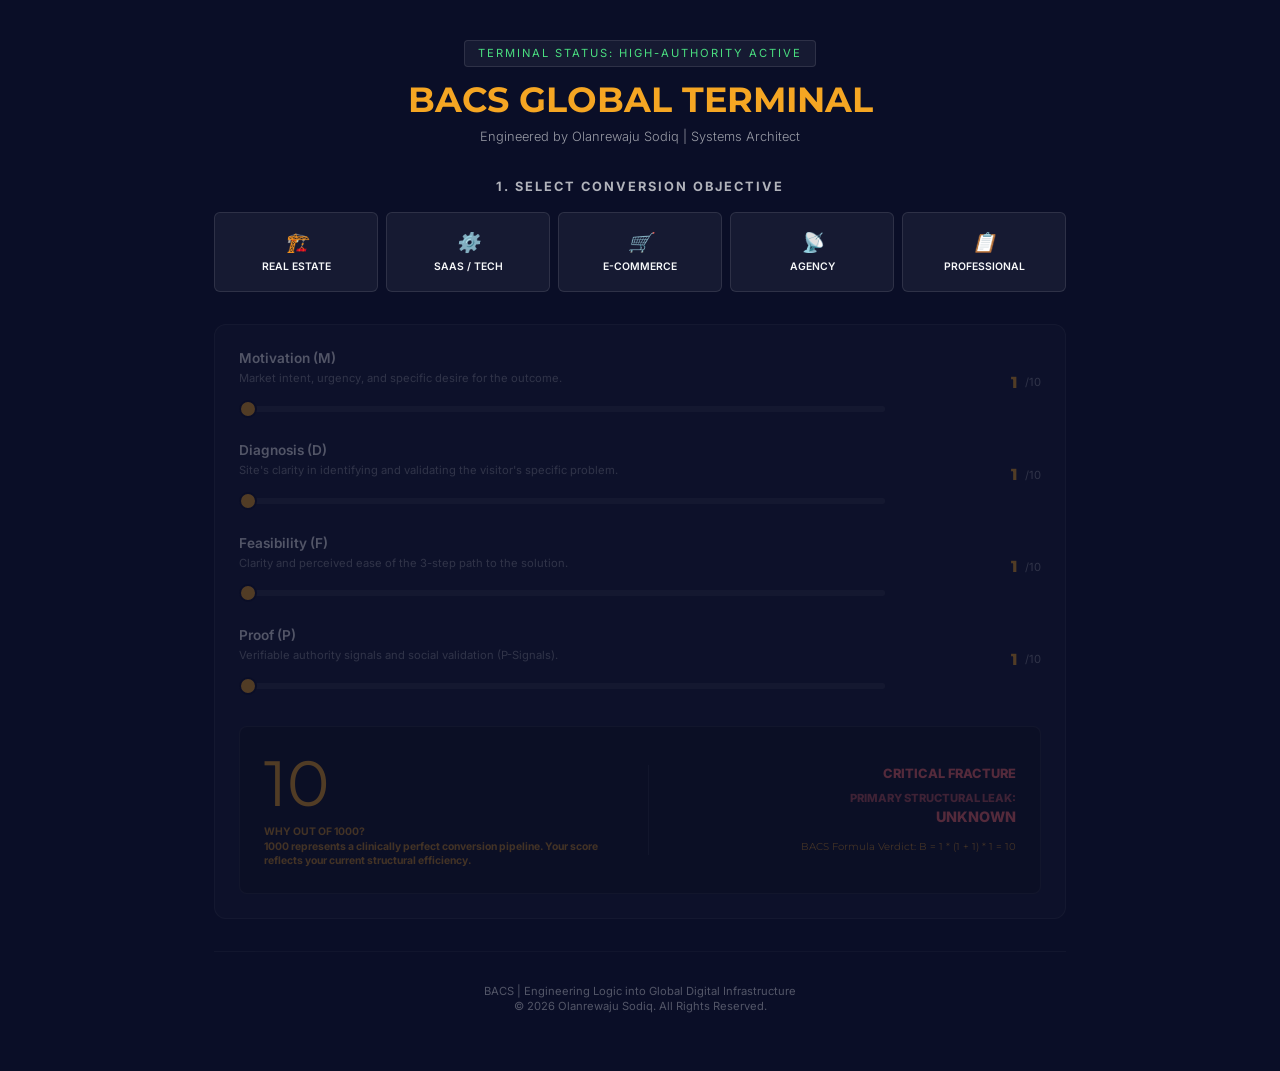
<file: index.html>
<!DOCTYPE html>
<html lang="en">
<head>
    <meta charset="UTF-8">
    <meta name="viewport" content="width=device-width, initial-scale=1.0">
    <title>BACS | Global Conversion Logic Terminal</title>
    <link href="https://fonts.googleapis.com/css2?family=Inter:wght@300;400;600&family=Montserrat:wght@700;800&display=swap" rel="stylesheet">
    <style>
        :root {
            --navy: #0A0E27;
            --gold: #F5A623;
            --white: #F8F9FA;
            --glass: rgba(255, 255, 255, 0.05);
            --border: rgba(255, 255, 255, 0.1);
        }

        * { margin: 0; padding: 0; box-sizing: border-box; }

        body {
            background-color: var(--navy);
            color: var(--white);
            font-family: 'Inter', sans-serif;
            line-height: 1.4;
            overflow-x: hidden;
            display: flex;
            justify-content: center;
        }

        .terminal-container {
            width: 100%;
            max-width: 900px;
            padding: 1.5rem;
            animation: fadeIn 0.8s ease-out;
        }

        @keyframes fadeIn {
            from { opacity: 0; transform: translateY(10px); }
            to { opacity: 1; transform: translateY(0); }
        }

        header { text-align: center; padding: 1rem 0; margin-bottom: 1rem; }
        .status-bar {
            display: inline-block;
            padding: 0.3rem 0.8rem;
            background: var(--glass);
            border: 1px solid var(--border);
            border-radius: 4px;
            font-size: 0.7rem;
            text-transform: uppercase;
            letter-spacing: 2px;
            color: #4ade80;
            margin-bottom: 0.5rem;
        }
        h1 { font-family: 'Montserrat', sans-serif; font-size: 2.2rem; color: var(--gold); text-transform: uppercase; margin-bottom: 0.2rem; }
        .architect { font-size: 0.8rem; opacity: 0.6; font-weight: 300; }

        /* Step 1: Niche Selector */
        .niche-section { margin-bottom: 2rem; text-align: center; }
        .niche-grid { display: grid; grid-template-columns: repeat(5, 1fr); gap: 0.5rem; margin-top: 1rem; }
        .niche-btn {
            background: var(--glass); border: 1px solid var(--border); padding: 1rem 0.5rem; border-radius: 6px;
            cursor: pointer; transition: all 0.3s ease; font-size: 0.65rem; font-weight: 600; color: var(--white); text-transform: uppercase;
        }
        .niche-btn.active { border-color: var(--gold); background: rgba(245, 166, 35, 0.2); box-shadow: 0 0 15px rgba(245, 166, 35, 0.3); }
        .niche-btn i { display: block; font-size: 1.2rem; margin-bottom: 0.3rem; }

        /* Step 2: The Audit */
        .audit-section {
            background: var(--glass); border: 1px solid var(--border); padding: 1.5rem; border-radius: 12px; margin-bottom: 1.5rem;
            opacity: 0.3; pointer-events: none; transition: 0.5s;
        }
        .audit-section.active { opacity: 1; pointer-events: auto; }

        .slider-row { display: grid; grid-template-columns: 1fr 140px; gap: 1rem; margin-bottom: 1.5rem; align-items: center; }
        .slider-label { display: block; font-size: 0.85rem; font-weight: 600; margin-bottom: 0.2rem; }
        .slider-desc { font-size: 0.7rem; opacity: 0.5; display: block; margin-bottom: 0.5rem; }
        .slider-controls { display: flex; align-items: center; gap: 8px; justify-content: flex-end; }
        .slider-value { width: 40px; text-align: right; font-family: 'Montserrat', sans-serif; color: var(--gold); font-weight: 800; }

        input[type="range"] { width: 100%; height: 6px; background: var(--border); border-radius: 5px; appearance: none; outline: none; }
        input[type="range"]::-webkit-slider-thumb {
            appearance: none; width: 18px; height: 18px; background: var(--gold); border-radius: 50%; cursor: pointer; border: 2px solid var(--navy);
        }

        /* Score Display */
        .results-wrapper {
            background: rgba(0,0,0,0.3); border-radius: 8px; border: 1px solid var(--border); padding: 1.5rem;
            display: grid; grid-template-columns: 1fr 1fr; gap: 1rem; align-items: center;
        }
        #total-score { font-family: 'Montserrat', sans-serif; font-size: 4rem; line-height: 1; color: var(--gold); }
        .score-info { font-size: 0.65rem; font-weight: 700; color: var(--gold); margin-top: 10px; opacity: 0.8; }
        
        .diagnostics-display { text-align: right; border-left: 1px solid var(--border); padding-left: 1rem; }
        .verdict-tag { font-weight: 800; font-size: 0.8rem; text-transform: uppercase; color: #ff6b6b; margin-bottom: 0.5rem; }
        .leak-label { font-size: 0.7rem; color: var(--white); opacity: 0.7; }
        #primary-leak { color: var(--gold); font-weight: 700; text-transform: uppercase; font-size: 0.8rem; }
        .formula-math { font-family: 'Montserrat', sans-serif; font-size: 0.65rem; color: var(--gold); margin-top: 0.8rem; opacity: 0.8; }

        /* Step 3: Community (Benefit Table) */
        .community-section {
            display: none; background: rgba(245, 166, 35, 0.05); border: 1px solid var(--gold); padding: 2rem; border-radius: 12px; margin-top: 1.5rem;
        }
        .community-section h3 { font-family: 'Montserrat', sans-serif; font-size: 1rem; margin-bottom: 1.5rem; color: var(--gold); text-align: center; }

        .benefit-table { width: 100%; border-collapse: collapse; margin-bottom: 2rem; font-size: 0.8rem; }
        .benefit-table td { padding: 1rem; border-bottom: 1px solid var(--border); vertical-align: middle; }
        .benefit-table td:first-child { width: 40px; font-size: 1.2rem; }
        .benefit-title { font-weight: 700; color: var(--gold); margin-bottom: 0.2rem; display: block; }
        .benefit-desc { opacity: 0.7; font-size: 0.75rem; line-height: 1.3; }

        .btn {
            display: block; width: 100%; max-width: 400px; margin: 0 auto; padding: 1.2rem;
            border-radius: 4px; text-decoration: none; font-weight: 700; text-transform: uppercase;
            font-size: 0.85rem; letter-spacing: 1px; transition: 0.3s; text-align: center;
        }
        .btn-gold { background: var(--gold); color: var(--navy); }
        .btn-gold:hover { background: white; transform: scale(1.02); }

        /* Step 4: Repair Protocols (High Ticket) */
        .services-section {
            display: none; margin-top: 4rem; padding-top: 2rem; border-top: 1px solid var(--border); text-align: center;
        }
        .service-card {
            background: var(--glass); border: 1px solid var(--border); padding: 2rem; border-radius: 8px; margin-bottom: 2rem; text-align: left; transition: 0.3s;
        }
        .service-card:hover { border-color: var(--gold); }
        .service-card h4 { font-family: 'Montserrat', sans-serif; color: var(--gold); font-size: 1rem; margin-bottom: 0.5rem; }
        .service-card p { font-size: 0.85rem; opacity: 0.7; margin-bottom: 1.5rem; }
        .btn-outline { border: 1px solid var(--border); color: var(--white); background: transparent; }

        #niche-reminder { color: #ff6b6b; font-size: 0.75rem; font-weight: 700; text-transform: uppercase; margin-top: 0.5rem; display: none; }

        @media (max-width: 700px) {
            .results-wrapper { grid-template-columns: 1fr; text-align: center; }
            .diagnostics-display { text-align: center; border-left: none; border-top: 1px solid var(--border); padding-left: 0; padding-top: 1rem; }
            .niche-grid { grid-template-columns: repeat(3, 1fr); }
        }
    </style>
</head>
<body>

<div class="terminal-container">
    <header>
        <div class="status-bar">Terminal Status: High-Authority Active</div>
        <h1>BACS Global Terminal</h1>
        <div class="architect">Engineered by Olanrewaju Sodiq | Systems Architect</div>
    </header>

    <section class="niche-section">
        <h2 style="font-size: 0.8rem; text-transform: uppercase; letter-spacing: 2px; opacity: 0.7;">1. Select Conversion objective</h2>
        <div class="niche-grid">
            <div class="niche-btn" onclick="activateAudit(this, 'Real Estate')"><i>🏗️</i>Real Estate</div>
            <div class="niche-btn" onclick="activateAudit(this, 'SaaS')"><i>⚙️</i>SaaS / Tech</div>
            <div class="niche-btn" onclick="activateAudit(this, 'E-Commerce')"><i>🛒</i>E-Commerce</div>
            <div class="niche-btn" onclick="activateAudit(this, 'Agency')"><i>📡</i>Agency</div>
            <div class="niche-btn" onclick="activateAudit(this, 'Professional')"><i>📋</i>Professional</div>
        </div>
        <div id="niche-reminder">Please select a niche to initialize the diagnostic engine.</div>
    </section>

    <section class="audit-section" id="audit-engine" style="margin-top: 1rem;">
        
        <div class="slider-row">
            <div>
                <label class="slider-label">Motivation (M)</label>
                <span class="slider-desc">Market intent, urgency, and specific desire for the outcome.</span>
                <input type="range" id="m-score" min="1" max="10" value="1" oninput="calculateBACS()">
            </div>
            <div class="slider-controls"><span id="m-val" class="slider-value">1</span><span style="font-size: 0.7rem; opacity: 0.5;">/10</span></div>
        </div>

        <div class="slider-row">
            <div>
                <label class="slider-label">Diagnosis (D)</label>
                <span class="slider-desc">Site's clarity in identifying and validating the visitor's specific problem.</span>
                <input type="range" id="d-score" min="1" max="10" value="1" oninput="calculateBACS()">
            </div>
            <div class="slider-controls"><span id="d-val" class="slider-value">1</span><span style="font-size: 0.7rem; opacity: 0.5;">/10</span></div>
        </div>

        <div class="slider-row">
            <div>
                <label class="slider-label">Feasibility (F)</label>
                <span class="slider-desc">Clarity and perceived ease of the 3-step path to the solution.</span>
                <input type="range" id="f-score" min="1" max="10" value="1" oninput="calculateBACS()">
            </div>
            <div class="slider-controls"><span id="f-val" class="slider-value">1</span><span style="font-size: 0.7rem; opacity: 0.5;">/10</span></div>
        </div>

        <div class="slider-row" style="margin-bottom: 2rem;">
            <div>
                <label class="slider-label">Proof (P)</label>
                <span class="slider-desc">Verifiable authority signals and social validation (P-Signals).</span>
                <input type="range" id="p-score" min="1" max="10" value="1" oninput="calculateBACS()">
            </div>
            <div class="slider-controls"><span id="p-val" class="slider-value">1</span><span style="font-size: 0.7rem; opacity: 0.5;">/10</span></div>
        </div>

        <div class="results-wrapper">
            <div class="score-display">
                <div id="total-score">10</div>
                <div class="score-info">WHY OUT OF 1000? <br> 1000 represents a clinically perfect conversion pipeline. Your score reflects your current structural efficiency.</div>
            </div>
            <div class="diagnostics-display">
                <div id="verdict-tag" class="verdict-tag">CRITICAL FRACTURE</div>
                <div class="leak-label" style="color: #ff6b6b; font-weight: 800;">PRIMARY STRUCTURAL LEAK:</div>
                <div id="primary-leak" style="color: #ff6b6b; font-weight: 800; text-transform: uppercase; font-size: 0.9rem;">UNKNOWN</div>
                <div id="formula-math" class="formula-math">BACS Formula Verdict: B = 1 * (1 + 1) * 1 = 10</div>
            </div>
        </div>
    </section>

    <section class="community-section" id="community-section">
        <h3>DIAGNOSIS COMPLETE: SECURE ARCHIVE ACCESS</h3>
        
        <table class="benefit-table">
            <tr style="background: rgba(255, 255, 255, 0.02);">
                <td style="color: var(--gold); font-weight: 800;">BENEFIT</td>
                <td style="color: var(--gold); font-weight: 800;">BACS CLINICAL VALUE</td>
                <td style="color: #ff6b6b; font-weight: 800; text-align: right;">MARKET COST</td>
            </tr>
            <tr>
                <td>🛡️ <strong>Unlimited Autopsies</strong></td>
                <td class="benefit-desc">Perform surgical diagnostics on any asset at will.</td>
                <td style="text-align: right; opacity: 0.8;">$5,000+</td>
            </tr>
            <tr>
                <td>🎙️ <strong>Forensic Briefings</strong></td>
                <td class="benefit-desc">Custom clinical podcasts for your brand or niche.</td>
                <td style="text-align: right; opacity: 0.8;">$1,500+</td>
            </tr>
            <tr>
                <td>💬 <strong>Interactive Analyst</strong></td>
                <td class="benefit-desc">Direct access to gated BACS interactive triage.</td>
                <td style="text-align: right; opacity: 0.8;">$2,500+</td>
            </tr>
        </table>

        <p style="font-size: 0.75rem; font-weight: 700; color: var(--gold); text-transform: uppercase; margin-bottom: 1.5rem; text-align: center;">
            Upon payment, you will receive an immediate invitation to the gated NotebookLM diagnostic environment.
        </p>

        <a href="https://yoursubstacklink.com" class="btn btn-gold">Join Engineering Circle ($49/mo)</a>
    </section>

    <section class="services-section" id="services-section">
        <h2 style="font-family: 'Montserrat', sans-serif; font-size: 0.8rem; letter-spacing: 3px; color: var(--gold); margin-bottom: 2rem;">REPAIR PROTOCOLS (THE FIX)</h2>
        
        <div class="service-card">
            <h4>Surgical Repair Blueprint</h4>
            <p>Positioned for full-scale conversion engineering. We don't just find the leaks; we build the repair systems. Rebuild your digital infrastructure from the ground up for maximum capital yield.</p>
            <a href="https://yourpaymentlink.com/repair" class="btn btn-outline" style="max-width: 300px; margin: 0;">Initiate Repair ($2,500)</a>
        </div>

        <div class="service-card">
            <h4>Clinical Coordination Call</h4>
            <p>Positioned as a "Tactical Strike." Ideal for isolating and resolving one specific structural fracture in a high-intensity 45-minute session with a Systems Architect.</p>
            <a href="https://yourpaymentlink.com/call" class="btn btn-outline" style="max-width: 300px; margin: 0;">Book Coordination Call ($497)</a>
        </div>
    </section>

    <footer style="text-align: center; padding: 2rem; opacity: 0.3; font-size: 0.7rem; border-top: 1px solid var(--border); margin-top: 2rem;">
        BACS | Engineering Logic into Global Digital Infrastructure<br>
        &copy; 2026 Olanrewaju Sodiq. All Rights Reserved.
    </footer>
</div>

<script>
    let nicheSelected = false;

    function activateAudit(btn, niche) {
        nicheSelected = true;
        document.getElementById('niche-reminder').style.display = 'none';
        document.querySelectorAll('.niche-btn').forEach(b => b.classList.remove('active'));
        btn.classList.add('active');
        document.getElementById('audit-engine').classList.add('active');
    }

    function calculateBACS() {
        if (!nicheSelected) { document.getElementById('niche-reminder').style.display = 'block'; return; }
        const m = parseInt(document.getElementById('m-score').value);
        const d = parseInt(document.getElementById('d-score').value);
        const f = parseInt(document.getElementById('f-score').value);
        const p = parseInt(document.getElementById('p-score').value);

        document.getElementById('m-val').innerText = m;
        document.getElementById('d-val').innerText = d;
        document.getElementById('f-val').innerText = f;
        document.getElementById('p-val').innerText = p;

        const raw = m * (d + f) * p;
        const normalized = Math.round((raw / 2000) * 1000);
        
        document.getElementById('total-score').innerText = raw;
        document.getElementById('formula-math').innerText = "BACS Formula Verdict: B = " + m + " * (" + d + " + " + f + ") * " + p + " = " + raw;

        const tag = document.getElementById('verdict-tag');
        const leakLabel = document.querySelector('.leak-label');
        const leakDisplay = document.getElementById('primary-leak');

        if (normalized < 300) { 
            tag.innerText = "CRITICAL FRACTURE"; 
            tag.style.color = "#ff6b6b";
            leakLabel.style.color = "#ff6b6b";
            leakDisplay.style.color = "#ff6b6b";
        }
        else if (normalized < 700) { 
            tag.innerText = "SUB-OPTIMAL ARCHITECTURE"; 
            tag.style.color = "#f5a623";
            leakLabel.style.color = "#f5a623";
            leakDisplay.style.color = "#f5a623";
        }
        else { 
            tag.innerText = "CLINICAL INTEGRITY"; 
            tag.style.color = "#4ade80";
            leakLabel.style.color = "#4ade80";
            leakDisplay.style.color = "#4ade80";
        }

        const scores = [{name: 'MOTIVATION (M)', val: m}, {name: 'DIAGNOSIS (D)', val: d}, {name: 'FEASIBILITY (F)', val: f}, {name: 'PROOF (P)', val: p}];
        const minVal = Math.min(...scores.map(s => s.val));
        const leak = scores.find(s => s.val === minVal).name;
        leakDisplay.innerText = leak;

        if (m > 1 || d > 1 || f > 1 || p > 1) {
            document.getElementById('community-section').style.display = 'block';
            document.getElementById('services-section').style.display = 'block';
        }
    }
</script>

</body>
</html>
</file>
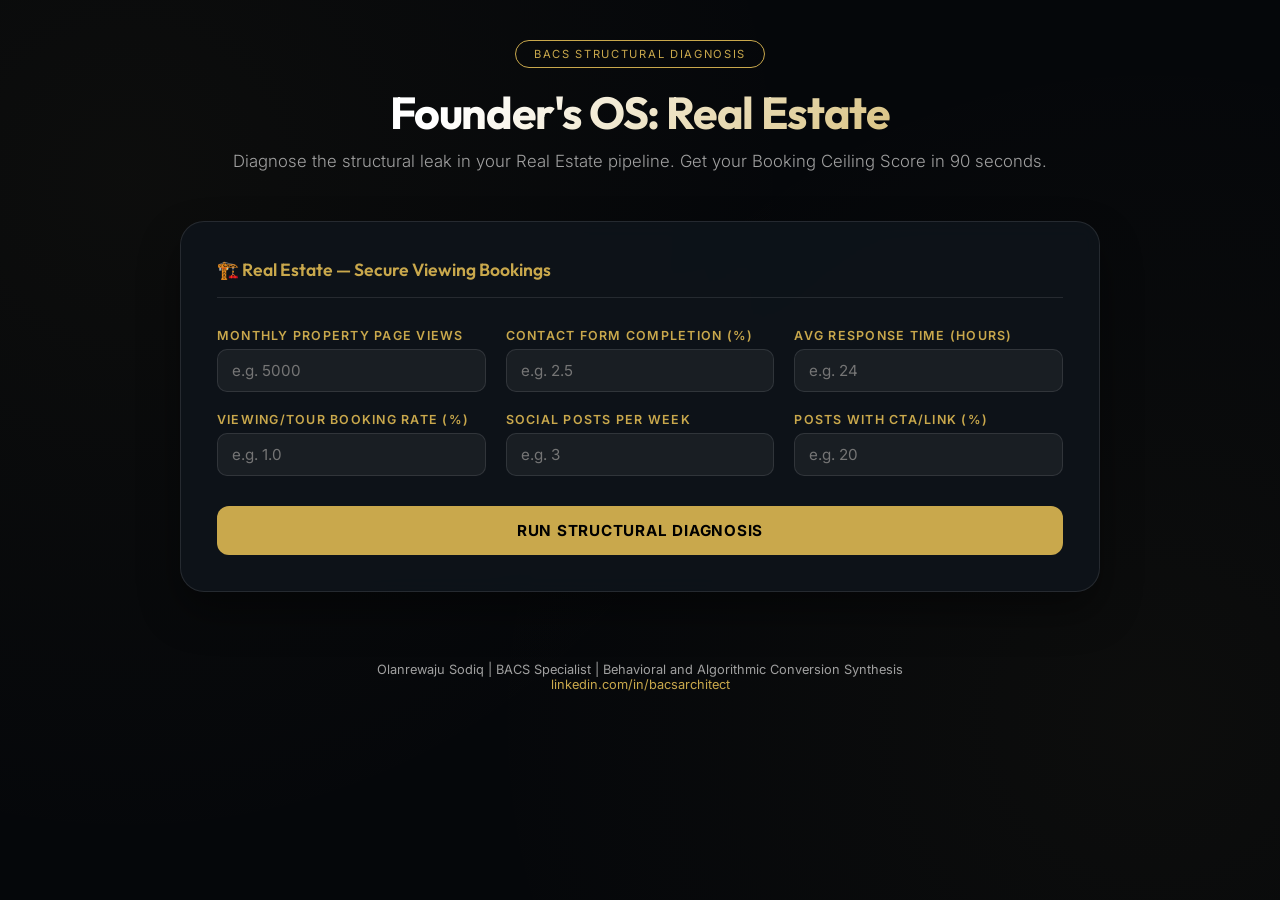
<file: realestate.html>
<!DOCTYPE html>
<html lang="en">
<head>
    <meta charset="UTF-8">
    <meta name="viewport" content="width=device-width, initial-scale=1.0">
    <title>BACS Founder's OS | Luxury Real Estate Diagnosis</title>
    <meta name="description" content="Run a clinical BACS structural diagnosis on your Luxury Real Estate conversion pipeline. Find your Booking Ceiling Score in 90 seconds.">
    <link href="https://fonts.googleapis.com/css2?family=Inter:wght@300;400;500;600;700&family=Outfit:wght@300;500;700&display=swap" rel="stylesheet">
    <link rel="stylesheet" href="../founders_os_v2.css">
</head>
<body data-auto-init="realestate">
<div class="container">
    <header>
        <div class="badge">BACS STRUCTURAL DIAGNOSIS</div>
        <h1>Founder's OS: Real Estate</h1>
        <p class="subtitle">Diagnose the structural leak in your Real Estate pipeline. Get your Booking Ceiling Score in 90 seconds.</p>
    </header>

    <!-- PHASE 2: DATA COLLECTION (dynamic fields initialized by JS) -->
    <div id="phase-data" class="phase">
        <div class="matrix-card">
            <div class="phase-header">
                <button class="back-btn" onclick="goBack()">← Back</button>
                <span class="selected-obj" id="selectedObjLabel"></span>
            </div>
            <div class="input-grid" id="dynamicFields"></div>
            <button class="calculate-btn" onclick="runDiagnosis()">Run Structural Diagnosis</button>
        </div>
    </div>

    <!-- PHASE 3: RESULTS -->
    <div id="phase-results" class="phase">
        <div class="matrix-card">
            <div class="phase-header">
                <button class="back-btn" onclick="goBackToData()">← Adjust Inputs</button>
                <span class="selected-obj" id="resultsObjLabel"></span>
            </div>
            <div class="score-display">
                <div class="score-card" id="card-m"><div class="score-value" id="mScore">0</div><div class="score-label">Motivation (M)</div><div class="status-badge" id="mStatus">—</div></div>
                <div class="score-card" id="card-d"><div class="score-value" id="dScore">0</div><div class="score-label">Diagnosis (D)</div><div class="status-badge" id="dStatus">—</div></div>
                <div class="score-card" id="card-f"><div class="score-value" id="fScore">0</div><div class="score-label">Feasibility (F)</div><div class="status-badge" id="fStatus">—</div></div>
                <div class="score-card" id="card-p"><div class="score-value" id="pScore">0</div><div class="score-label">Proof (P)</div><div class="status-badge" id="pStatus">—</div></div>
            </div>
            <div class="formula-box">
                <div class="formula-text">B = M(D + F) × P</div>
                <div class="formula-result" id="formulaResult">0</div>
                <div class="formula-label">Booking Ceiling Score (out of 1,000)</div>
            </div>
            <div class="analysis-box">
                <h3>Primary Structural Leak</h3>
                <p id="leakAnalysis">—</p>
            </div>
            <div class="analysis-box verdict-box">
                <h3>BACS Formula Verdict</h3>
                <p id="formulaVerdict">—</p>
            </div>
            <div class="cta-section">
                <p class="cta-label">PROPRIETARY BACS OUTPUT</p>
                <p class="cta-sub">The repair blueprint requires a Clinical Coordination Call.</p>
                <a href="https://selar.co/bacsarchitect" class="cta-btn" target="_blank" id="buy-kit-btn">Get Engineering Kit ($49)</a>
                <button class="print-btn" onclick="window.print()">Export Report (PDF)</button>
            </div>
        </div>
    </div>

    <footer>
        <p>Olanrewaju Sodiq | BACS Specialist | Behavioral and Algorithmic Conversion Synthesis</p>
        <a href="https://www.linkedin.com/in/bacsarchitect" target="_blank">linkedin.com/in/bacsarchitect</a>
    </footer>
</div>
<script src="../founders_os_v2.js"></script>
</body>
</html>
</file>
<file: founders_os_v2.css>
:root {
    --bg-deep: #05070a;
    --bg-card: rgba(15, 20, 28, 0.85);
    --bg-hover: rgba(201, 168, 76, 0.08);
    --accent-gold: #c9a84c;
    --accent-gold-glow: rgba(201, 168, 76, 0.3);
    --text-primary: #f0f0f0;
    --text-secondary: #a0a0a0;
    --danger: #ff4d4d;
    --warning: #ffa500;
    --success: #00ff88;
    --border: rgba(255, 255, 255, 0.1);
}

* { margin: 0; padding: 0; box-sizing: border-box; font-family: 'Inter', sans-serif; }

body {
    background-color: var(--bg-deep);
    color: var(--text-primary);
    min-height: 100vh;
    display: flex;
    flex-direction: column;
    align-items: center;
    overflow-x: hidden;
    background-image:
        radial-gradient(circle at 10% 20%, rgba(201, 168, 76, 0.04) 0%, transparent 50%),
        radial-gradient(circle at 90% 80%, rgba(201, 168, 76, 0.04) 0%, transparent 50%);
}

.container { max-width: 960px; width: 95%; padding: 40px 20px; }

header { text-align: center; margin-bottom: 50px; }

.badge {
    display: inline-block;
    padding: 6px 18px;
    border: 1px solid var(--accent-gold);
    border-radius: 20px;
    font-size: 0.7rem;
    letter-spacing: 0.15em;
    color: var(--accent-gold);
    margin-bottom: 16px;
    text-transform: uppercase;
}

h1 {
    font-family: 'Outfit', sans-serif;
    font-size: 2.8rem;
    letter-spacing: -0.03em;
    margin-bottom: 10px;
    background: linear-gradient(135deg, #fff 30%, var(--accent-gold));
    -webkit-background-clip: text;
    -webkit-text-fill-color: transparent;
}

.subtitle { color: var(--text-secondary); font-size: 1.05rem; font-weight: 300; }

/* PHASES */
.phase { display: none; animation: fadeIn 0.5s ease-out; }
.phase.active { display: block; }

@keyframes fadeIn {
    from { opacity: 0; transform: translateY(12px); }
    to { opacity: 1; transform: translateY(0); }
}

/* OBJECTIVE GRID */
.objective-grid {
    display: grid;
    grid-template-columns: repeat(auto-fit, minmax(260px, 1fr));
    gap: 16px;
}

.obj-card {
    background: var(--bg-card);
    backdrop-filter: blur(10px);
    border: 1px solid var(--border);
    border-radius: 16px;
    padding: 28px 24px;
    text-align: left;
    cursor: pointer;
    transition: all 0.3s ease;
    display: flex;
    flex-direction: column;
    gap: 8px;
    color: var(--text-primary);
}

.obj-card:hover {
    border-color: var(--accent-gold);
    background: var(--bg-hover);
    transform: translateY(-3px);
    box-shadow: 0 8px 30px rgba(201, 168, 76, 0.15);
}

.obj-icon { font-size: 2rem; }
.obj-title { font-family: 'Outfit', sans-serif; font-size: 1.15rem; font-weight: 600; }
.obj-desc { font-size: 0.85rem; color: var(--text-secondary); line-height: 1.4; }

/* MATRIX CARD */
.matrix-card {
    background: var(--bg-card);
    backdrop-filter: blur(10px);
    border: 1px solid var(--border);
    border-radius: 24px;
    padding: 36px;
    box-shadow: 0 20px 40px rgba(0,0,0,0.4);
}

.phase-header {
    display: flex;
    align-items: center;
    gap: 16px;
    margin-bottom: 30px;
    padding-bottom: 16px;
    border-bottom: 1px solid var(--border);
}

.back-btn {
    background: transparent;
    border: 1px solid var(--border);
    color: var(--text-secondary);
    padding: 8px 16px;
    border-radius: 8px;
    cursor: pointer;
    font-size: 0.85rem;
    transition: all 0.2s;
}
.back-btn:hover { border-color: var(--accent-gold); color: var(--accent-gold); }

.selected-obj {
    font-family: 'Outfit', sans-serif;
    font-size: 1.1rem;
    font-weight: 600;
    color: var(--accent-gold);
}

/* INPUTS */
.input-grid {
    display: grid;
    grid-template-columns: repeat(auto-fit, minmax(200px, 1fr));
    gap: 20px;
    margin-bottom: 30px;
}

.input-group { display: flex; flex-direction: column; }

.input-group label {
    font-size: 0.78rem;
    color: var(--accent-gold);
    text-transform: uppercase;
    letter-spacing: 0.1em;
    margin-bottom: 6px;
    font-weight: 600;
}

.input-group input, .input-group select {
    background: rgba(255, 255, 255, 0.05);
    border: 1px solid var(--border);
    border-radius: 10px;
    padding: 11px 14px;
    color: #fff;
    font-size: 0.95rem;
    transition: all 0.3s ease;
}

.input-group input:focus, .input-group select:focus {
    outline: none;
    border-color: var(--accent-gold);
    box-shadow: 0 0 12px var(--accent-gold-glow);
}

.input-group select option { background: #111; }

.calculate-btn {
    width: 100%;
    background: var(--accent-gold);
    color: #000;
    border: none;
    border-radius: 12px;
    padding: 15px;
    font-weight: 700;
    font-size: 0.95rem;
    text-transform: uppercase;
    letter-spacing: 0.05em;
    cursor: pointer;
    transition: all 0.3s ease;
}
.calculate-btn:hover {
    transform: translateY(-2px);
    box-shadow: 0 10px 20px rgba(201, 168, 76, 0.3);
}

/* SCORES */
.score-display {
    display: grid;
    grid-template-columns: repeat(2, 1fr);
    gap: 20px;
    margin-bottom: 30px;
}

.score-card {
    background: rgba(255,255,255,0.03);
    border: 1px solid var(--border);
    border-radius: 14px;
    padding: 20px;
    text-align: center;
    transition: border-color 0.4s;
}

.score-value {
    font-size: 2.8rem;
    font-weight: 700;
    font-family: 'Outfit', sans-serif;
    line-height: 1;
    margin-bottom: 4px;
}

.score-label { font-size: 0.8rem; color: var(--text-secondary); text-transform: uppercase; letter-spacing: 0.08em; }

.status-badge {
    display: inline-block;
    padding: 3px 10px;
    border-radius: 20px;
    font-size: 0.7rem;
    font-weight: 700;
    margin-top: 8px;
}

.status-critical { background: rgba(255,77,77,0.2); color: var(--danger); }
.status-warning { background: rgba(255,165,0,0.2); color: var(--warning); }
.status-optimal { background: rgba(0,255,136,0.2); color: var(--success); }

/* DERIVATIONS */
.score-derivation {
    font-size: 0.75rem;
    color: var(--text-secondary);
    line-height: 1.5;
    margin-top: 15px;
    padding-top: 15px;
    border-top: 1px dashed rgba(255,255,255,0.1);
    text-align: left;
}

/* SCORE CONTEXT BLOCK */
.score-context {
    text-align: left;
    padding: 24px;
    border-radius: 16px;
    margin-bottom: 30px;
    background: rgba(255,255,255,0.02);
    border: 1px solid var(--border);
}

.score-context-title {
    font-family: 'Outfit', sans-serif;
    font-size: 1.2rem;
    font-weight: 600;
    margin-bottom: 12px;
}

.score-context-body p {
    font-size: 0.9rem;
    line-height: 1.6;
    color: var(--text-secondary);
    margin-bottom: 12px;
}

.score-context-body p:last-child {
    margin-bottom: 0;
}

.context-highlight {
    color: var(--text-primary) !important;
    font-weight: 500;
}

.critical-context {
    border-left: 4px solid var(--danger);
    background: linear-gradient(90deg, rgba(255,77,77,0.05), transparent);
}
.critical-context .score-context-title { color: var(--danger); }

.warning-context {
    border-left: 4px solid var(--warning);
    background: linear-gradient(90deg, rgba(255,165,0,0.05), transparent);
}
.warning-context .score-context-title { color: var(--warning); }

.functional-context {
    border-left: 4px solid var(--accent-gold);
    background: linear-gradient(90deg, rgba(201,168,76,0.05), transparent);
}
.functional-context .score-context-title { color: var(--accent-gold); }

.optimal-context {
    border-left: 4px solid var(--success);
    background: linear-gradient(90deg, rgba(0,255,136,0.05), transparent);
}
.optimal-context .score-context-title { color: var(--success); }

/* FORMULA BOX */
.formula-box {
    text-align: center;
    padding: 28px;
    background: rgba(201,168,76,0.06);
    border: 1px solid rgba(201,168,76,0.2);
    border-radius: 16px;
    margin-bottom: 24px;
}

.formula-text {
    font-family: 'Outfit', sans-serif;
    font-size: 1.6rem;
    color: var(--accent-gold);
    margin-bottom: 10px;
    letter-spacing: 0.04em;
}

.formula-result {
    font-family: 'Outfit', sans-serif;
    font-size: 3.2rem;
    font-weight: 700;
    background: linear-gradient(135deg, #fff, var(--accent-gold));
    -webkit-background-clip: text;
    -webkit-text-fill-color: transparent;
}

.formula-label { font-size: 0.8rem; color: var(--text-secondary); margin-top: 4px; }

/* ANALYSIS */
.analysis-box {
    background: rgba(201,168,76,0.04);
    border-left: 4px solid var(--accent-gold);
    padding: 18px 20px;
    border-radius: 0 12px 12px 0;
    margin-bottom: 20px;
}
.analysis-box h3 { font-size: 0.9rem; margin-bottom: 8px; color: var(--accent-gold); }
.analysis-box p { font-size: 0.9rem; line-height: 1.6; color: var(--text-secondary); }

.verdict-box { border-left-color: var(--success); }
.verdict-box h3 { color: var(--success); }

/* CTA */
.cta-section { text-align: center; margin-top: 30px; }
.cta-label { color: var(--accent-gold); font-weight: 600; font-size: 0.85rem; letter-spacing: 0.1em; }
.cta-sub { color: var(--text-secondary); font-size: 0.9rem; margin-top: 6px; }

.print-btn {
    background: transparent;
    color: var(--text-primary);
    border: 1px solid var(--border);
    padding: 10px 22px;
    border-radius: 8px;
    cursor: pointer;
    transition: all 0.3s;
    margin-top: 14px;
    font-size: 0.85rem;
}
.print-btn:hover { border-color: var(--accent-gold); color: var(--accent-gold); }

/* FOOTER */
footer {
    text-align: center;
    margin-top: 50px;
    padding: 20px;
    font-size: 0.8rem;
    color: var(--text-secondary);
}
footer a { color: var(--accent-gold); text-decoration: none; }

@media (max-width: 600px) {
    h1 { font-size: 2rem; }
    .score-display { grid-template-columns: 1fr; }
    .matrix-card { padding: 24px 18px; }
}

@media print {
    body { background: #fff; color: #000; }
    .matrix-card { box-shadow: none; border: 1px solid #ddd; background: #fff; }
    .calculate-btn, .back-btn, .print-btn, #phase-select { display: none; }
    .phase { display: block !important; }
    .score-card { border: 1px solid #ccc; }
    .formula-text, .analysis-box h3, .cta-label { color: #333; }
}
</file>
